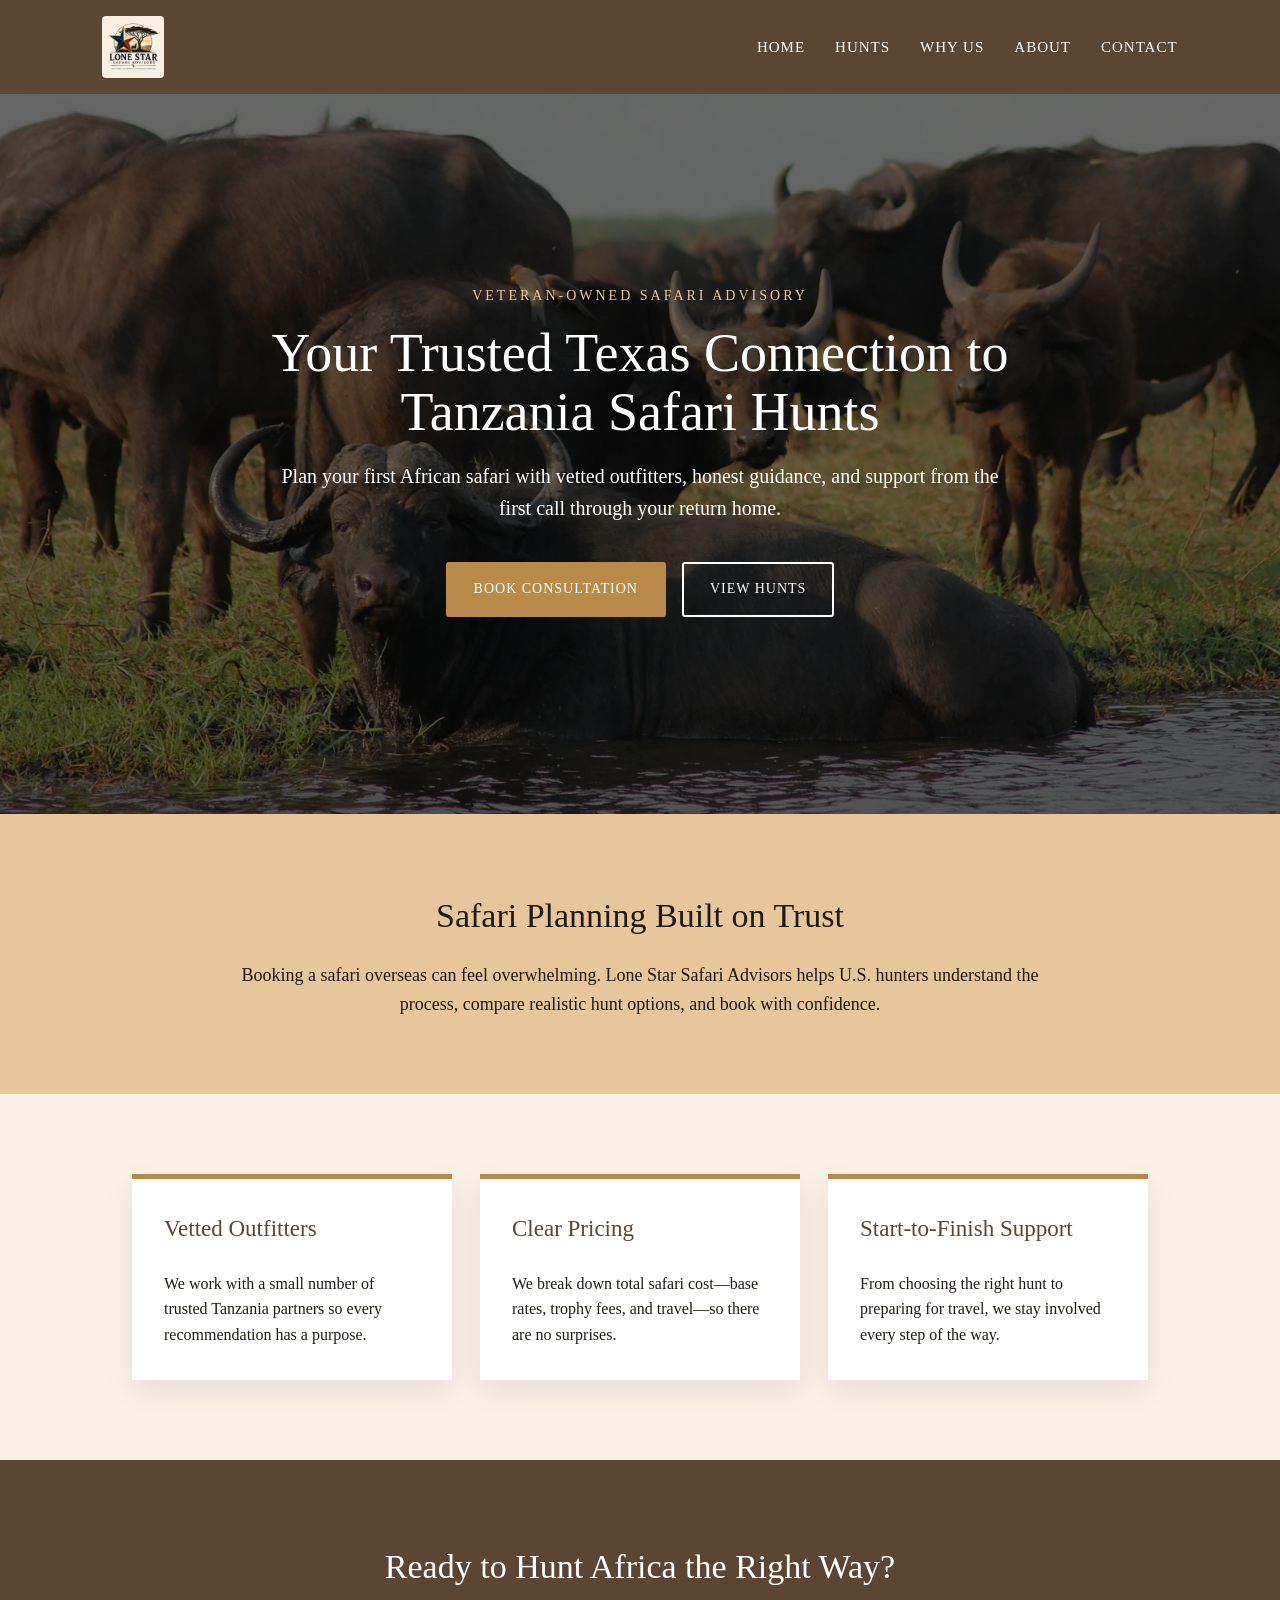
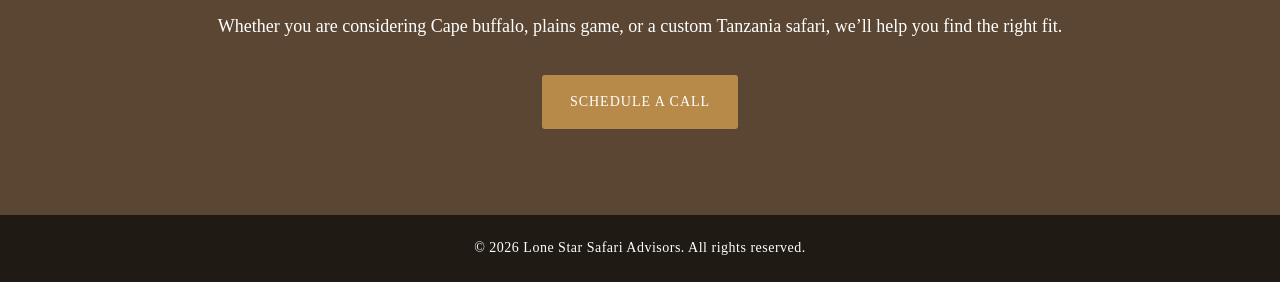
<file: index.html>
<!DOCTYPE html>
<html lang="en">
<head>
  <meta charset="UTF-8">
  <meta name="viewport" content="width=device-width, initial-scale=1.0">
  <title>Lone Star Safari Advisors</title>
  <link rel="icon" type="image/jpeg" href="assets/logo.jpg">

  <style>
    :root {
      --brown: #5A4632;
      --gold: #B88A4A;
      --tan: #E6C79C;
      --cream: #F7F1E6;
      --dark: #1F1A14;
      --white: #ffffff;
    }

    * {
      box-sizing: border-box;
    }

    body {
      margin: 0;
      font-family: Georgia, "Times New Roman", serif;
      background: var(--cream);
      color: var(--dark);
      line-height: 1.6;
    }

    nav {
      background: var(--brown);
      padding: 16px 8%;
      display: flex;
      align-items: center;
      justify-content: space-between;
      box-shadow: 0 4px 18px rgba(0,0,0,0.18);
    }

    nav img {
      height: 62px;
      border-radius: 4px;
    }

    nav a {
      color: var(--white);
      text-decoration: none;
      margin-left: 26px;
      font-size: 15px;
      letter-spacing: 1px;
      text-transform: uppercase;
    }

    nav a:hover {
      color: var(--tan);
    }

    .hero {
      min-height: 720px;
      display: flex;
      align-items: center;
      justify-content: center;
      text-align: center;
      color: var(--white);
      padding: 40px 20px;
      background:
        linear-gradient(rgba(0,0,0,0.58), rgba(0,0,0,0.62)),
        url('assets/cape-buffalo-hero.webp');
      background-size: cover;
      background-position: center;
    }

    .hero-content {
      max-width: 880px;
    }

    .eyebrow {
      color: var(--tan);
      text-transform: uppercase;
      letter-spacing: 3px;
      font-size: 14px;
      margin-bottom: 16px;
    }

    h1 {
      font-size: 54px;
      line-height: 1.1;
      margin: 0 0 18px;
      font-weight: normal;
    }

    .hero p {
      font-size: 20px;
      max-width: 720px;
      margin: 0 auto 32px;
    }

    .btn {
      display: inline-block;
      padding: 14px 26px;
      text-decoration: none;
      border-radius: 3px;
      font-size: 14px;
      letter-spacing: 1px;
      text-transform: uppercase;
      margin: 6px;
    }

    .btn-primary {
      background: var(--gold);
      color: var(--white);
      border: 2px solid var(--gold);
    }

    .btn-secondary {
      color: var(--white);
      border: 2px solid var(--white);
    }

    .btn:hover {
      opacity: 0.88;
    }

    .intro {
      background: var(--tan);
      padding: 75px 20px;
      text-align: center;
    }

    .intro div,
    .cta div {
      max-width: 850px;
      margin: auto;
    }

    h2 {
      font-size: 34px;
      font-weight: normal;
      margin: 0 0 18px;
    }

    .intro p,
    .cta p {
      font-size: 18px;
      margin: 0;
    }

    .cards-section {
      padding: 80px 20px;
      background: var(--cream);
    }

    .cards {
      display: flex;
      flex-wrap: wrap;
      justify-content: center;
      gap: 28px;
      max-width: 1150px;
      margin: auto;
    }

    .card {
      background: var(--white);
      width: 320px;
      padding: 32px;
      border-top: 5px solid var(--gold);
      box-shadow: 0 10px 28px rgba(0,0,0,0.08);
    }

    .card h3 {
      margin-top: 0;
      font-size: 23px;
      font-weight: normal;
      color: var(--brown);
    }

    .card p {
      margin-bottom: 0;
      font-size: 16px;
    }

    .cta {
      background: var(--brown);
      color: var(--white);
      text-align: center;
      padding: 80px 20px;
    }

    .cta p {
      margin-bottom: 28px;
    }

    footer {
      background: var(--dark);
      color: var(--white);
      text-align: center;
      padding: 22px;
      font-size: 14px;
      letter-spacing: 0.5px;
    }

    @media (max-width: 768px) {
      nav {
        flex-direction: column;
        gap: 15px;
      }

      nav a {
        margin: 0 8px;
        font-size: 13px;
      }

      h1 {
        font-size: 38px;
      }

      .hero {
        min-height: 620px;
      }
    }
  </style>
</head>

<body>

<nav>
  <img src="assets/logo.jpg" alt="Lone Star Safari Advisors Logo">
  <div>
    <a href="index.html">Home</a>
    <a href="hunts.html">Hunts</a>
    <a href="why.html">Why Us</a>
    <a href="about.html">About</a>
    <a href="contact.html">Contact</a>
  </div>
</nav>

<section class="hero">
  <div class="hero-content">
    <div class="eyebrow">Veteran-Owned Safari Advisory</div>
    <h1>Your Trusted Texas Connection to Tanzania Safari Hunts</h1>
    <p>
      Plan your first African safari with vetted outfitters, honest guidance,
      and support from the first call through your return home.
    </p>
    <a href="contact.html" class="btn btn-primary">Book Consultation</a>
    <a href="hunts.html" class="btn btn-secondary">View Hunts</a>
  </div>
</section>

<section class="intro">
  <div>
    <h2>Safari Planning Built on Trust</h2>
    <p>
      Booking a safari overseas can feel overwhelming. Lone Star Safari Advisors helps U.S. hunters understand the process,
      compare realistic hunt options, and book with confidence.
    </p>
  </div>
</section>

<section class="cards-section">
  <div class="cards">
    <div class="card">
      <h3>Vetted Outfitters</h3>
      <p>We work with a small number of trusted Tanzania partners so every recommendation has a purpose.</p>
    </div>

    <div class="card">
      <h3>Clear Pricing</h3>
      <p>We break down total safari cost—base rates, trophy fees, and travel—so there are no surprises.</p>
    </div>

    <div class="card">
      <h3>Start-to-Finish Support</h3>
      <p>From choosing the right hunt to preparing for travel, we stay involved every step of the way.</p>
    </div>
  </div>
</section>

<section class="cta">
  <div>
    <h2>Ready to Hunt Africa the Right Way?</h2>
    <p>
      Whether you are considering Cape buffalo, plains game, or a custom Tanzania safari,
      we’ll help you find the right fit.
    </p>
    <a href="contact.html" class="btn btn-primary">Schedule a Call</a>
  </div>
</section>

<footer>
  © 2026 Lone Star Safari Advisors. All rights reserved.
</footer>

</body>
</html>
</file>
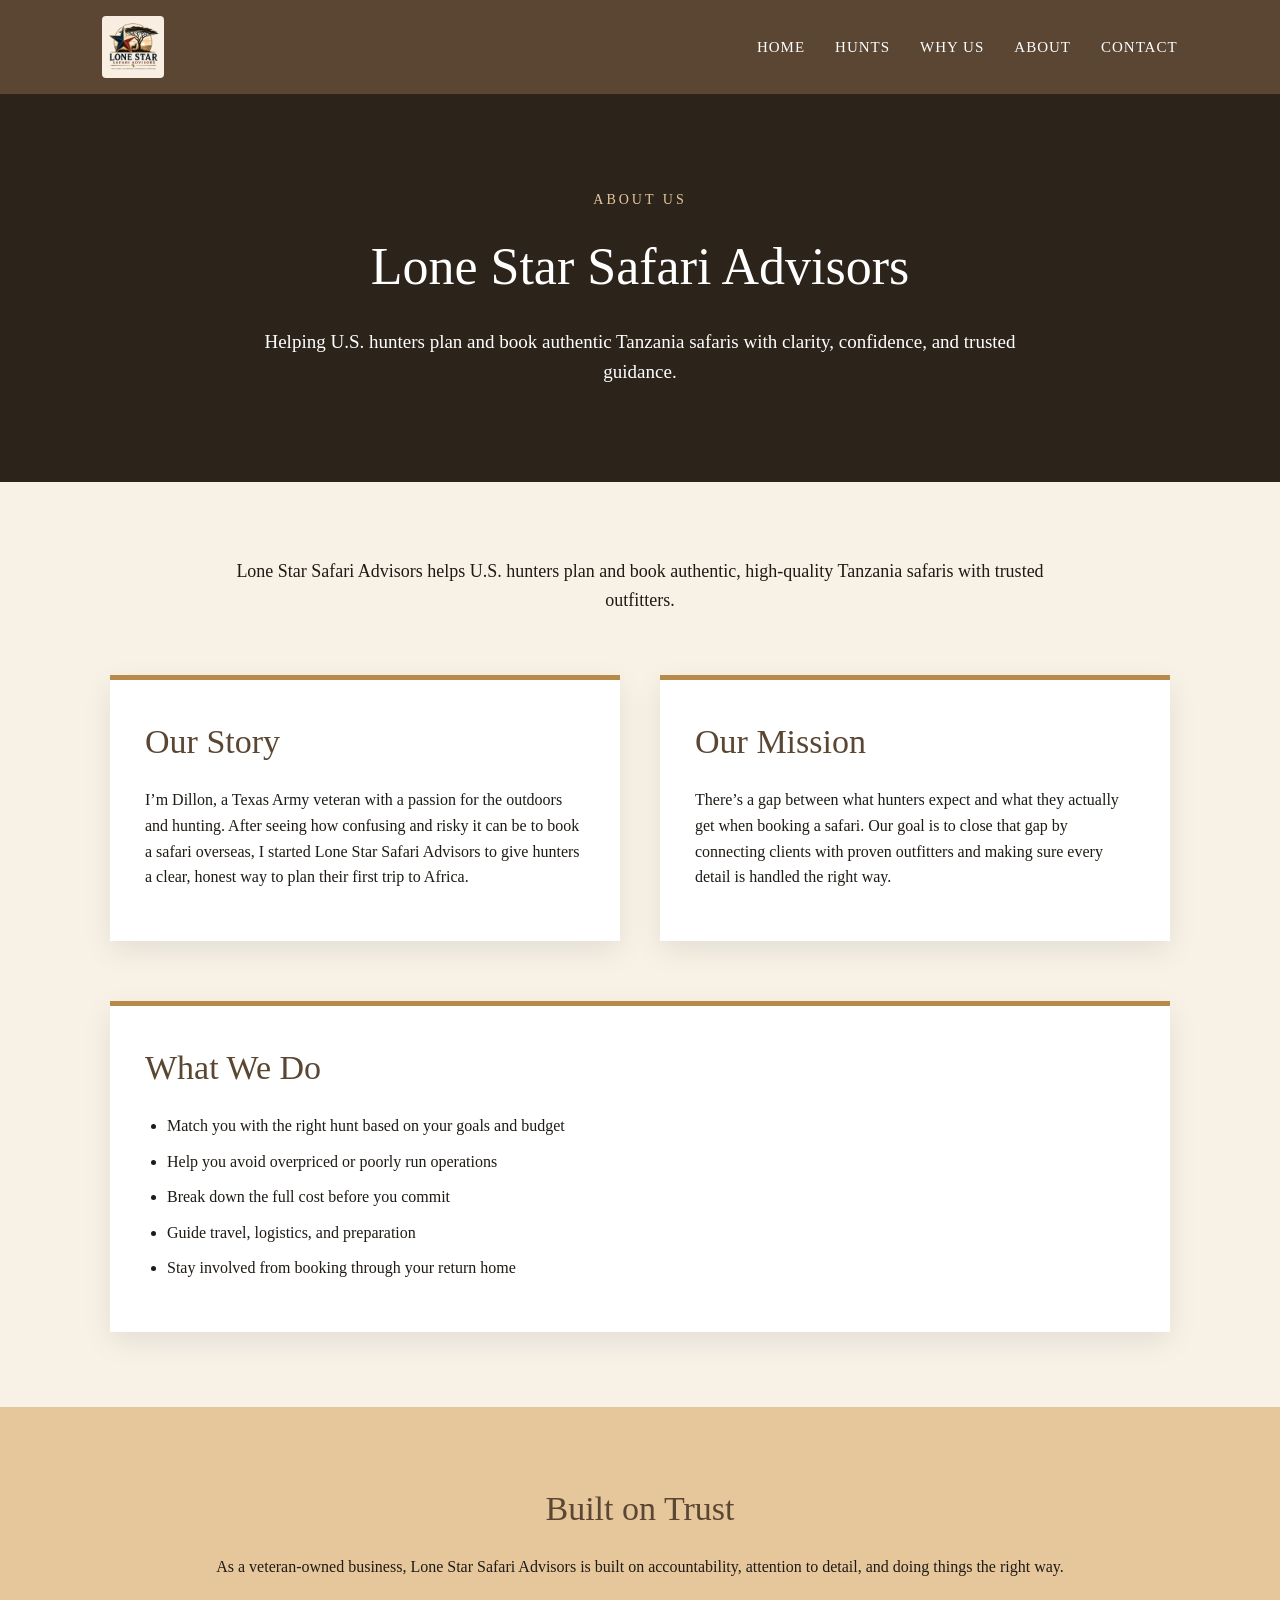
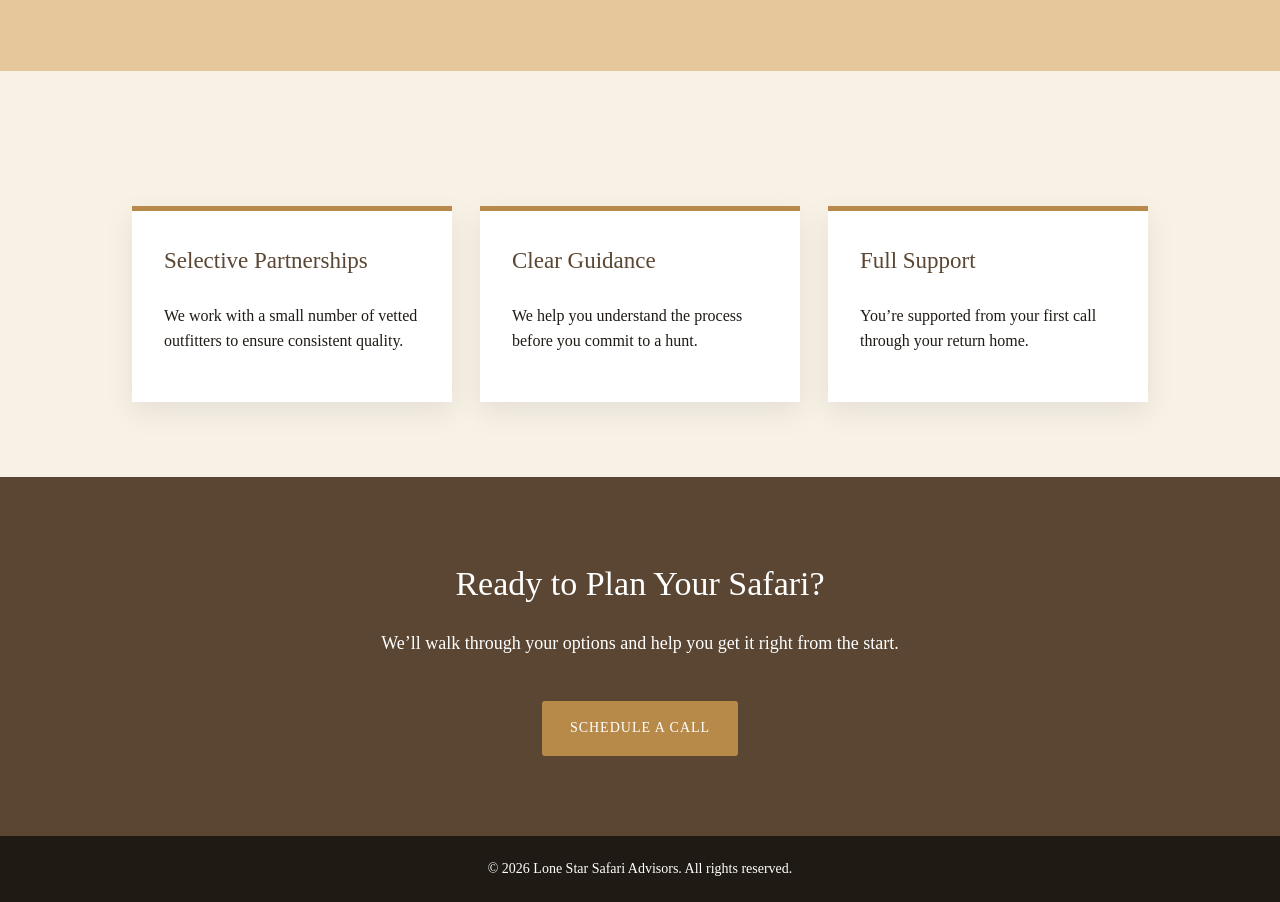
<file: about.html>
<!DOCTYPE html>
<html lang="en">
<head>
  <meta charset="UTF-8">
  <meta name="viewport" content="width=device-width, initial-scale=1.0">
  <title>About | Lone Star Safari Advisors</title>
  <link rel="icon" type="image/jpeg" href="assets/logo.jpg">

  <style>
    :root {
      --brown: #5A4632;
      --gold: #B88A4A;
      --tan: #E6C79C;
      --cream: #F7F1E6;
      --dark: #1F1A14;
      --white: #ffffff;
    }

    * { box-sizing: border-box; }

    body {
      margin: 0;
      font-family: Georgia, "Times New Roman", serif;
      background: var(--cream);
      color: var(--dark);
      line-height: 1.6;
    }

    nav {
      background: var(--brown);
      padding: 16px 8%;
      display: flex;
      align-items: center;
      justify-content: space-between;
      box-shadow: 0 4px 18px rgba(0,0,0,0.18);
    }

    nav img {
      height: 62px;
      border-radius: 4px;
    }

    nav a {
      color: var(--white);
      text-decoration: none;
      margin-left: 26px;
      font-size: 15px;
      letter-spacing: 1px;
      text-transform: uppercase;
    }

    nav a:hover { color: var(--tan); }

    .page-hero {
      background: linear-gradient(rgba(31,26,20,0.78), rgba(31,26,20,0.78)), var(--brown);
      color: var(--white);
      text-align: center;
      padding: 95px 20px;
    }

    .eyebrow {
      color: var(--tan);
      text-transform: uppercase;
      letter-spacing: 3px;
      font-size: 14px;
      margin-bottom: 14px;
    }

    h1 {
      font-size: 52px;
      margin: 0 0 18px;
      font-weight: normal;
    }

    h2 {
      font-size: 34px;
      font-weight: normal;
      margin: 0 0 18px;
      color: var(--brown);
    }

    h3 {
      font-size: 23px;
      font-weight: normal;
      color: var(--brown);
      margin-top: 0;
    }

    .page-hero p {
      max-width: 780px;
      margin: auto;
      font-size: 19px;
    }

    .container {
      max-width: 1100px;
      margin: auto;
      padding: 75px 20px;
    }

    .intro {
      text-align: center;
      max-width: 850px;
      margin: auto;
      font-size: 18px;
    }

    .split {
      display: grid;
      grid-template-columns: 1fr 1fr;
      gap: 40px;
      margin-top: 60px;
    }

    .panel {
      background: var(--white);
      padding: 35px;
      border-top: 5px solid var(--gold);
      box-shadow: 0 10px 28px rgba(0,0,0,0.08);
    }

    ul {
      padding-left: 22px;
    }

    li {
      margin-bottom: 10px;
    }

    .tan-band {
      background: var(--tan);
      padding: 75px 20px;
      text-align: center;
    }

    .tan-band div {
      max-width: 850px;
      margin: auto;
    }

    .feature-row {
      display: flex;
      flex-wrap: wrap;
      justify-content: center;
      gap: 28px;
      margin-top: 60px;
    }

    .feature-card {
      background: var(--white);
      width: 320px;
      padding: 32px;
      border-top: 5px solid var(--gold);
      box-shadow: 0 10px 28px rgba(0,0,0,0.08);
    }

    .cta {
      background: var(--brown);
      color: var(--white);
      text-align: center;
      padding: 80px 20px;
    }

    .cta h2 { color: var(--white); }

    .cta p {
      max-width: 700px;
      margin: 0 auto 25px;
      font-size: 18px;
    }

    .btn {
      display: inline-block;
      padding: 14px 26px;
      text-decoration: none;
      border-radius: 3px;
      font-size: 14px;
      letter-spacing: 1px;
      text-transform: uppercase;
      margin-top: 18px;
    }

    .btn-primary {
      background: var(--gold);
      color: var(--white);
      border: 2px solid var(--gold);
    }

    footer {
      background: var(--dark);
      color: var(--white);
      text-align: center;
      padding: 22px;
      font-size: 14px;
    }

    @media (max-width: 768px) {
      nav {
        flex-direction: column;
        gap: 15px;
      }

      nav a {
        margin: 0 8px;
        font-size: 13px;
      }

      h1 { font-size: 38px; }

      .split {
        grid-template-columns: 1fr;
      }
    }
  </style>
</head>

<body>

<nav>
  <img src="assets/logo.jpg" alt="Logo">
  <div>
    <a href="index.html">Home</a>
    <a href="hunts.html">Hunts</a>
    <a href="why.html">Why Us</a>
    <a href="about.html">About</a>
    <a href="contact.html">Contact</a>
  </div>
</nav>

<section class="page-hero">
  <div class="eyebrow">About Us</div>
  <h1>Lone Star Safari Advisors</h1>
  <p>
    Helping U.S. hunters plan and book authentic Tanzania safaris with clarity, confidence, and trusted guidance.
  </p>
</section>

<section class="container">
  <p class="intro">
    Lone Star Safari Advisors helps U.S. hunters plan and book authentic, high-quality Tanzania safaris with trusted outfitters.
  </p>

  <div class="split">
    <div class="panel">
      <h2>Our Story</h2>
      <p>
        I’m Dillon, a Texas Army veteran with a passion for the outdoors and hunting. After seeing how confusing and risky it can be to book a safari overseas, I started Lone Star Safari Advisors to give hunters a clear, honest way to plan their first trip to Africa.
      </p>
    </div>

    <div class="panel">
      <h2>Our Mission</h2>
      <p>
        There’s a gap between what hunters expect and what they actually get when booking a safari. Our goal is to close that gap by connecting clients with proven outfitters and making sure every detail is handled the right way.
      </p>
    </div>
  </div>

  <div class="panel" style="margin-top:60px;">
    <h2>What We Do</h2>
    <ul>
      <li>Match you with the right hunt based on your goals and budget</li>
      <li>Help you avoid overpriced or poorly run operations</li>
      <li>Break down the full cost before you commit</li>
      <li>Guide travel, logistics, and preparation</li>
      <li>Stay involved from booking through your return home</li>
    </ul>
  </div>
</section>

<section class="tan-band">
  <div>
    <h2>Built on Trust</h2>
    <p>
      As a veteran-owned business, Lone Star Safari Advisors is built on accountability, attention to detail, and doing things the right way.
    </p>
  </div>
</section>

<section class="container">
  <div class="feature-row">
    <div class="feature-card">
      <h3>Selective Partnerships</h3>
      <p>We work with a small number of vetted outfitters to ensure consistent quality.</p>
    </div>

    <div class="feature-card">
      <h3>Clear Guidance</h3>
      <p>We help you understand the process before you commit to a hunt.</p>
    </div>

    <div class="feature-card">
      <h3>Full Support</h3>
      <p>You’re supported from your first call through your return home.</p>
    </div>
  </div>
</section>

<section class="cta">
  <h2>Ready to Plan Your Safari?</h2>
  <p>We’ll walk through your options and help you get it right from the start.</p>
  <a href="contact.html" class="btn btn-primary">Schedule a Call</a>
</section>

<footer>
  © 2026 Lone Star Safari Advisors. All rights reserved.
</footer>

</body>
</html>
</file>
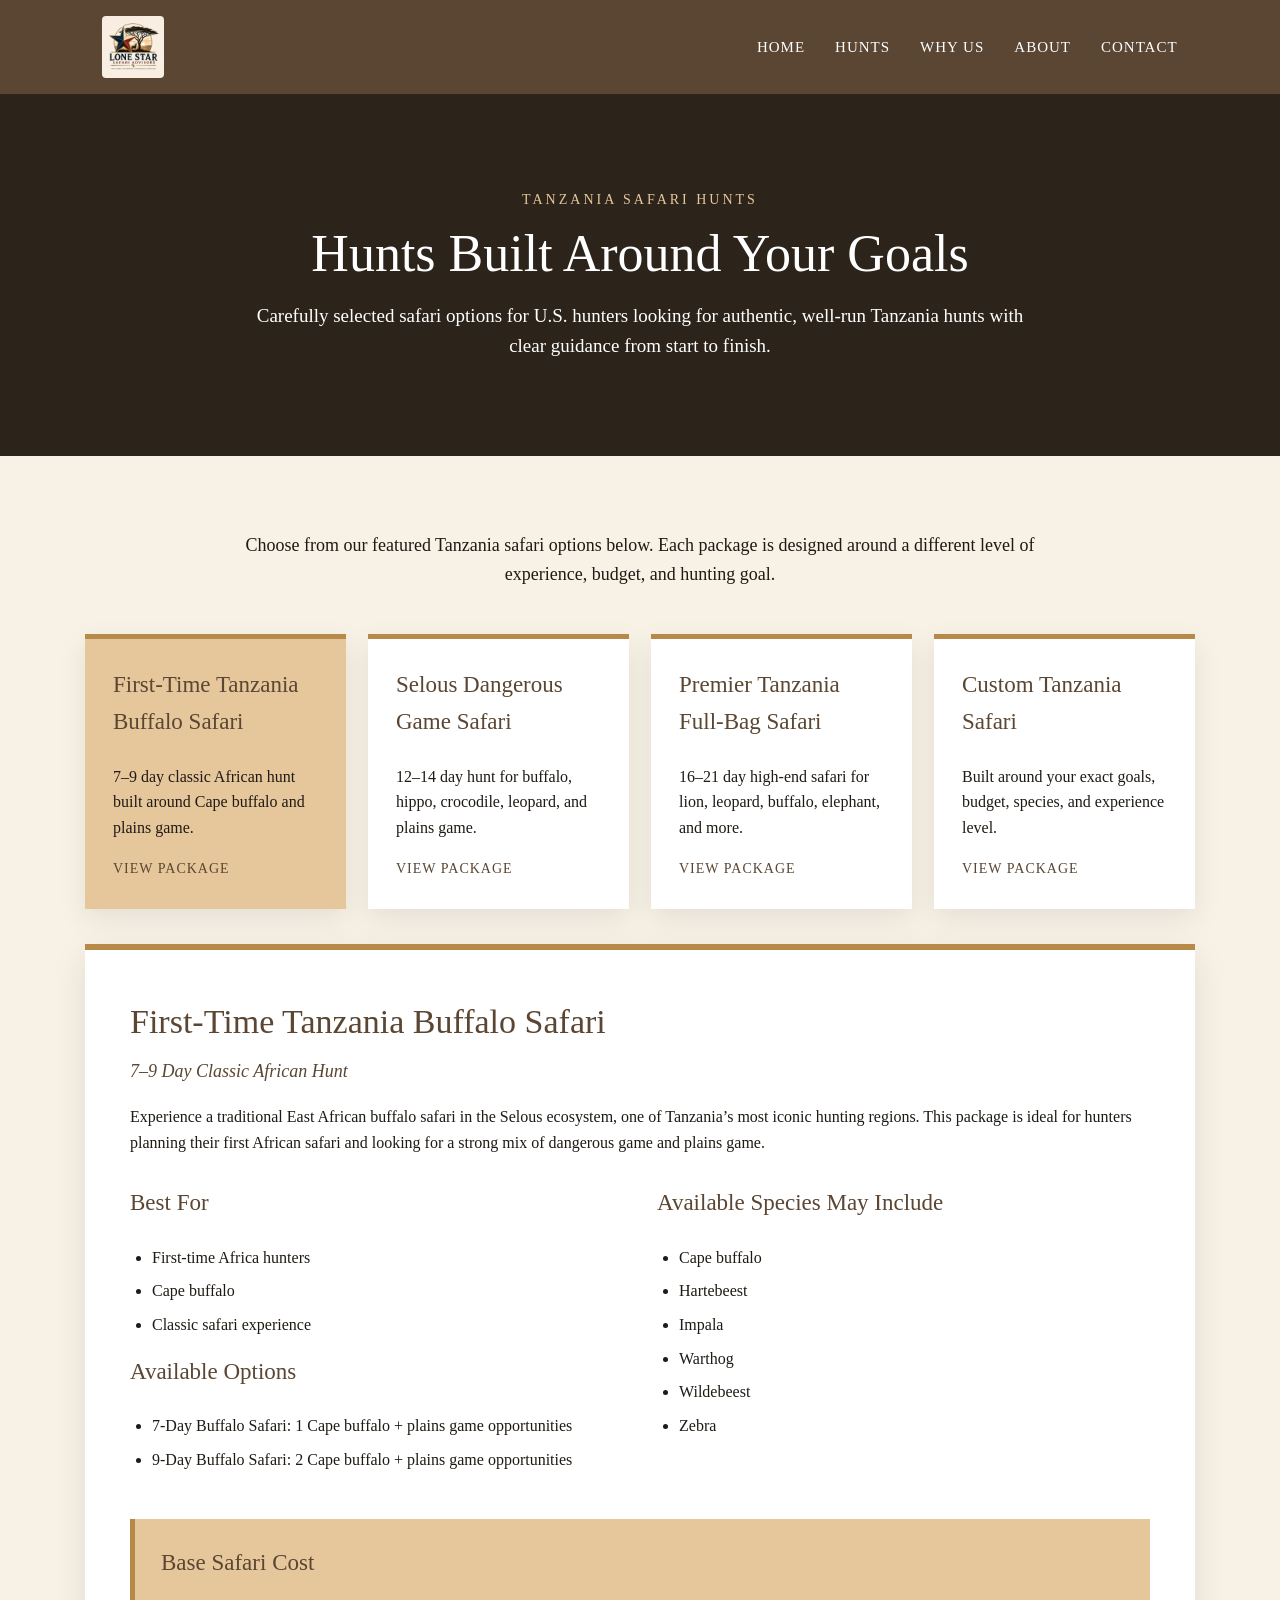
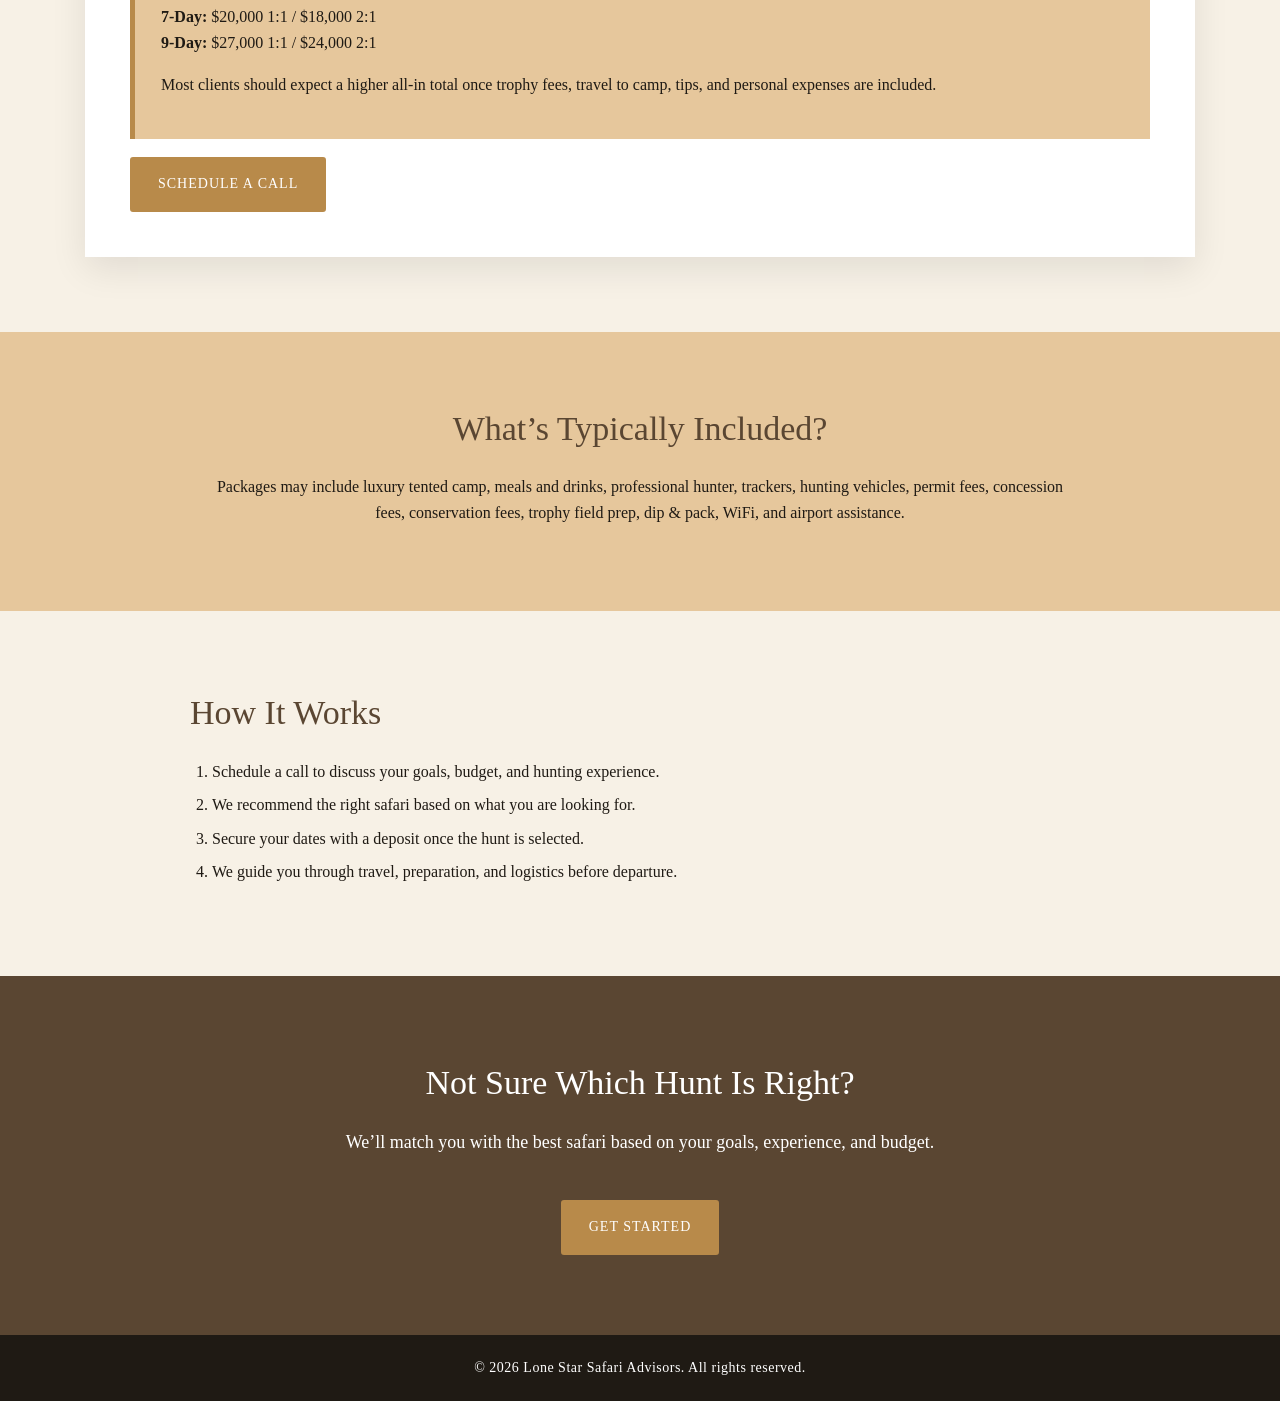
<file: hunts.html>
<!DOCTYPE html>
<html lang="en">
<head>
  <meta charset="UTF-8">
  <meta name="viewport" content="width=device-width, initial-scale=1.0">
  <title>Tanzania Hunts | Lone Star Safari Advisors</title>
  <link rel="icon" type="image/jpeg" href="assets/logo.jpg">

  <style>
    :root {
      --brown: #5A4632;
      --gold: #B88A4A;
      --tan: #E6C79C;
      --cream: #F7F1E6;
      --dark: #1F1A14;
      --white: #ffffff;
    }

    * { box-sizing: border-box; }

    body {
      margin: 0;
      font-family: Georgia, "Times New Roman", serif;
      background: var(--cream);
      color: var(--dark);
      line-height: 1.6;
    }

    nav {
      background: var(--brown);
      padding: 16px 8%;
      display: flex;
      align-items: center;
      justify-content: space-between;
      box-shadow: 0 4px 18px rgba(0,0,0,0.18);
    }

    nav img {
      height: 62px;
      border-radius: 4px;
    }

    nav a {
      color: var(--white);
      text-decoration: none;
      margin-left: 26px;
      font-size: 15px;
      letter-spacing: 1px;
      text-transform: uppercase;
    }

    nav a:hover { color: var(--tan); }

    .page-hero {
      background: linear-gradient(rgba(31,26,20,0.78), rgba(31,26,20,0.78)), var(--brown);
      color: var(--white);
      text-align: center;
      padding: 95px 20px;
    }

    .eyebrow {
      color: var(--tan);
      text-transform: uppercase;
      letter-spacing: 3px;
      font-size: 14px;
      margin-bottom: 14px;
    }

    h1 {
      font-size: 52px;
      line-height: 1.1;
      margin: 0 0 18px;
      font-weight: normal;
    }

    h2 {
      font-size: 34px;
      font-weight: normal;
      margin: 0 0 18px;
      color: var(--brown);
    }

    h3 {
      font-size: 23px;
      font-weight: normal;
      color: var(--brown);
      margin-top: 0;
    }

    .page-hero p {
      max-width: 780px;
      margin: auto;
      font-size: 19px;
    }

    .container {
      max-width: 1150px;
      margin: auto;
      padding: 75px 20px;
    }

    .intro {
      text-align: center;
      max-width: 850px;
      margin: auto;
      font-size: 18px;
    }

    .package-grid {
      display: grid;
      grid-template-columns: repeat(4, 1fr);
      gap: 22px;
      margin-top: 45px;
    }

    .package-card {
      background: var(--white);
      padding: 28px;
      border-top: 5px solid var(--gold);
      box-shadow: 0 10px 28px rgba(0,0,0,0.08);
      cursor: pointer;
      transition: 0.2s ease;
      min-height: 220px;
    }

    .package-card:hover {
      transform: translateY(-4px);
      box-shadow: 0 14px 34px rgba(0,0,0,0.12);
    }

    .package-card.active {
      background: var(--tan);
    }

    .package-card p {
      margin-bottom: 0;
      font-size: 16px;
    }

    .package-card span {
      display: block;
      margin-top: 18px;
      color: var(--brown);
      font-size: 14px;
      text-transform: uppercase;
      letter-spacing: 1px;
    }

    .package-detail {
      display: none;
      background: var(--white);
      margin-top: 35px;
      padding: 45px;
      border-top: 6px solid var(--gold);
      box-shadow: 0 12px 34px rgba(0,0,0,0.09);
    }

    .package-detail.active {
      display: block;
    }

    .package-subtitle {
      color: var(--brown);
      font-size: 18px;
      margin-top: -10px;
    }

    .two-column {
      display: grid;
      grid-template-columns: 1fr 1fr;
      gap: 34px;
      margin-top: 30px;
    }

    ul, ol {
      padding-left: 22px;
    }

    li {
      margin-bottom: 8px;
    }

    .price-box {
      background: var(--tan);
      padding: 26px;
      margin-top: 30px;
      border-left: 5px solid var(--gold);
    }

    .btn {
      display: inline-block;
      padding: 14px 26px;
      text-decoration: none;
      border-radius: 3px;
      font-size: 14px;
      letter-spacing: 1px;
      text-transform: uppercase;
      margin-top: 18px;
    }

    .btn-primary {
      background: var(--gold);
      color: var(--white);
      border: 2px solid var(--gold);
    }

    .btn:hover { opacity: 0.88; }

    .info-section {
      background: var(--tan);
      padding: 70px 20px;
      text-align: center;
    }

    .info-section div {
      max-width: 850px;
      margin: auto;
    }

    .steps {
      background: var(--cream);
      padding: 75px 20px;
    }

    .steps-inner {
      max-width: 900px;
      margin: auto;
    }

    .cta {
      background: var(--brown);
      color: var(--white);
      text-align: center;
      padding: 80px 20px;
    }

    .cta h2 { color: var(--white); }

    .cta p {
      max-width: 700px;
      margin: 0 auto 25px;
      font-size: 18px;
    }

    footer {
      background: var(--dark);
      color: var(--white);
      text-align: center;
      padding: 22px;
      font-size: 14px;
      letter-spacing: 0.5px;
    }

    @media (max-width: 1000px) {
      .package-grid {
        grid-template-columns: repeat(2, 1fr);
      }
    }

    @media (max-width: 768px) {
      nav {
        flex-direction: column;
        gap: 15px;
      }

      nav a {
        margin: 0 8px;
        font-size: 13px;
      }

      h1 { font-size: 38px; }

      .package-grid {
        grid-template-columns: 1fr;
      }

      .two-column {
        grid-template-columns: 1fr;
      }

      .package-detail {
        padding: 30px;
      }
    }
  </style>
</head>

<body>

<nav>
  <img src="assets/logo.jpg" alt="Lone Star Safari Advisors Logo">
  <div>
    <a href="index.html">Home</a>
    <a href="hunts.html">Hunts</a>
    <a href="why.html">Why Us</a>
    <a href="about.html">About</a>
    <a href="contact.html">Contact</a>
  </div>
</nav>

<section class="page-hero">
  <div class="eyebrow">Tanzania Safari Hunts</div>
  <h1>Hunts Built Around Your Goals</h1>
  <p>
    Carefully selected safari options for U.S. hunters looking for authentic, well-run Tanzania hunts with clear guidance from start to finish.
  </p>
</section>

<section class="container">
  <p class="intro">
    Choose from our featured Tanzania safari options below. Each package is designed around a different level of experience, budget, and hunting goal.
  </p>

  <div class="package-grid">
    <div class="package-card active" onclick="showPackage('buffalo', this)">
      <h3>First-Time Tanzania Buffalo Safari</h3>
      <p>7–9 day classic African hunt built around Cape buffalo and plains game.</p>
      <span>View Package</span>
    </div>

    <div class="package-card" onclick="showPackage('dangerous', this)">
      <h3>Selous Dangerous Game Safari</h3>
      <p>12–14 day hunt for buffalo, hippo, crocodile, leopard, and plains game.</p>
      <span>View Package</span>
    </div>

    <div class="package-card" onclick="showPackage('fullbag', this)">
      <h3>Premier Tanzania Full-Bag Safari</h3>
      <p>16–21 day high-end safari for lion, leopard, buffalo, elephant, and more.</p>
      <span>View Package</span>
    </div>

    <div class="package-card" onclick="showPackage('custom', this)">
      <h3>Custom Tanzania Safari</h3>
      <p>Built around your exact goals, budget, species, and experience level.</p>
      <span>View Package</span>
    </div>
  </div>

  <div id="buffalo" class="package-detail active">
    <h2>First-Time Tanzania Buffalo Safari</h2>
    <p class="package-subtitle"><em>7–9 Day Classic African Hunt</em></p>

    <p>
      Experience a traditional East African buffalo safari in the Selous ecosystem, one of Tanzania’s most iconic hunting regions.
      This package is ideal for hunters planning their first African safari and looking for a strong mix of dangerous game and plains game.
    </p>

    <div class="two-column">
      <div>
        <h3>Best For</h3>
        <ul>
          <li>First-time Africa hunters</li>
          <li>Cape buffalo</li>
          <li>Classic safari experience</li>
        </ul>

        <h3>Available Options</h3>
        <ul>
          <li>7-Day Buffalo Safari: 1 Cape buffalo + plains game opportunities</li>
          <li>9-Day Buffalo Safari: 2 Cape buffalo + plains game opportunities</li>
        </ul>
      </div>

      <div>
        <h3>Available Species May Include</h3>
        <ul>
          <li>Cape buffalo</li>
          <li>Hartebeest</li>
          <li>Impala</li>
          <li>Warthog</li>
          <li>Wildebeest</li>
          <li>Zebra</li>
        </ul>
      </div>
    </div>

    <div class="price-box">
      <h3>Base Safari Cost</h3>
      <p>
        <strong>7-Day:</strong> $20,000 1:1 / $18,000 2:1<br>
        <strong>9-Day:</strong> $27,000 1:1 / $24,000 2:1
      </p>
      <p>
        Most clients should expect a higher all-in total once trophy fees, travel to camp, tips, and personal expenses are included.
      </p>
    </div>

    <a href="contact.html" class="btn btn-primary">Schedule a Call</a>
  </div>

  <div id="dangerous" class="package-detail">
    <h2>Selous Dangerous Game Safari</h2>
    <p class="package-subtitle"><em>12–14 Day Buffalo, Hippo, Crocodile & Leopard Hunt</em></p>

    <p>
      This package is designed for hunters wanting a more serious dangerous game experience while still keeping the safari focused and manageable.
      It offers the opportunity to pursue buffalo, hippo, crocodile, and plains game, with the 14-day option adding leopard and a wider species list.
    </p>

    <div class="two-column">
      <div>
        <h3>Best For</h3>
        <ul>
          <li>Experienced hunters</li>
          <li>Dangerous game</li>
          <li>Leopard-focused safari</li>
        </ul>

        <h3>Available Options</h3>
        <ul>
          <li>12-Day Safari: Buffalo, hippo, crocodile, and plains game</li>
          <li>14-Day Safari: Leopard, buffalo, hippo, crocodile, and plains game</li>
        </ul>
      </div>

      <div>
        <h3>Available Species May Include</h3>
        <ul>
          <li>Cape buffalo</li>
          <li>Crocodile</li>
          <li>Hippo</li>
          <li>Leopard</li>
          <li>Kudu</li>
          <li>Sable</li>
          <li>Waterbuck</li>
          <li>Wildebeest</li>
          <li>Zebra</li>
          <li>Warthog</li>
        </ul>
      </div>
    </div>

    <div class="price-box">
      <h3>Base Safari Cost</h3>
      <p>
        <strong>12-Day:</strong> $36,000 1:1 / $32,000 2:1<br>
        <strong>14-Day:</strong> $47,000 1:1
      </p>
      <p>
        Trophy fees are separate and depend on animals taken. Example trophy fees include buffalo, hippo, crocodile, leopard, and kudu.
      </p>
    </div>

    <a href="contact.html" class="btn btn-primary">Inquire About Availability</a>
  </div>

  <div id="fullbag" class="package-detail">
    <h2>Premier Tanzania Full-Bag Safari</h2>
    <p class="package-subtitle"><em>16–21 Day Lion, Leopard, Buffalo & Full Dangerous Game Hunt</em></p>

    <p>
      This is the premium Tanzania safari option for hunters looking for a true once-in-a-lifetime experience.
      These hunts are built around major dangerous game opportunities, including lion, leopard, buffalo, and, on the 21-day package, elephant.
    </p>

    <div class="two-column">
      <div>
        <h3>Best For</h3>
        <ul>
          <li>Ideal for those looking to experience Africa at its highest level</li>
          <li>Serious dangerous game hunters</li>
          <li>Full-bag Tanzania safari experience</li>
        </ul>

        <h3>Available Options</h3>
        <ul>
          <li>16-Day Safari: Lion, leopard, buffalo, and plains game</li>
          <li>21-Day Classic Full-Bag Safari: Lion, leopard, elephant, buffalo, and extensive plains game</li>
        </ul>
      </div>

      <div>
        <h3>Available Species May Include</h3>
        <ul>
          <li>Lion</li>
          <li>Leopard</li>
          <li>Elephant</li>
          <li>Cape buffalo</li>
          <li>Crocodile</li>
          <li>Hippo</li>
          <li>Kudu</li>
          <li>Sable</li>
          <li>Eland</li>
          <li>Plains game</li>
        </ul>
      </div>
    </div>

    <div class="price-box">
      <h3>Base Safari Cost</h3>
      <p>
        <strong>16-Day:</strong> $60,000 1:1 / $55,000 2:1<br>
        <strong>21-Day:</strong> $80,000 1:1 / $73,000 2:1
      </p>
      <p>
        Restrictions may apply on some species for 2:1 hunts. Trophy fees are separate and depend on animals taken.
      </p>
    </div>

    <a href="contact.html" class="btn btn-primary">Request Consultation</a>
  </div>

  <div id="custom" class="package-detail">
    <h2>Custom Tanzania Safari</h2>
    <p class="package-subtitle"><em>Built Around Your Goals</em></p>

    <p>
      Not every hunter fits into a standard package. If you are looking for a specific species, budget range, timeframe, or experience level,
      we can help match you with the right safari and outfitter.
    </p>

    <div class="two-column">
      <div>
        <h3>Best For</h3>
        <ul>
          <li>Hunters with specific species goals</li>
          <li>Clients comparing multiple safari options</li>
          <li>Families or observers joining the hunt</li>
          <li>Those unsure where to start</li>
        </ul>
      </div>

      <div>
        <h3>We Help Build Around</h3>
        <ul>
          <li>Target species</li>
          <li>Desired travel year</li>
          <li>Budget</li>
          <li>Experience level</li>
          <li>Travel logistics</li>
        </ul>
      </div>
    </div>

    <div class="price-box">
      <h3>Custom Planning</h3>
      <p>
        Pricing depends on hunt length, species, outfitter availability, and travel logistics.
        We’ll help you understand realistic options before you commit.
      </p>
    </div>

    <a href="contact.html" class="btn btn-primary">Build My Safari</a>
  </div>
</section>

<section class="info-section">
  <div>
    <h2>What’s Typically Included?</h2>
    <p>
      Packages may include luxury tented camp, meals and drinks, professional hunter, trackers, hunting vehicles,
      permit fees, concession fees, conservation fees, trophy field prep, dip & pack, WiFi, and airport assistance.
    </p>
  </div>
</section>

<section class="steps">
  <div class="steps-inner">
    <h2>How It Works</h2>
    <ol>
      <li>Schedule a call to discuss your goals, budget, and hunting experience.</li>
      <li>We recommend the right safari based on what you are looking for.</li>
      <li>Secure your dates with a deposit once the hunt is selected.</li>
      <li>We guide you through travel, preparation, and logistics before departure.</li>
    </ol>
  </div>
</section>

<section class="cta">
  <h2>Not Sure Which Hunt Is Right?</h2>
  <p>We’ll match you with the best safari based on your goals, experience, and budget.</p>
  <a href="contact.html" class="btn btn-primary">Get Started</a>
</section>

<footer>
  © 2026 Lone Star Safari Advisors. All rights reserved.
</footer>

<script>
  function showPackage(packageId, clickedCard) {
    const packages = document.querySelectorAll('.package-detail');
    const cards = document.querySelectorAll('.package-card');

    packages.forEach(pkg => pkg.classList.remove('active'));
    cards.forEach(card => card.classList.remove('active'));

    document.getElementById(packageId).classList.add('active');
    clickedCard.classList.add('active');
  }
</script>

</body>
</html>
</file>
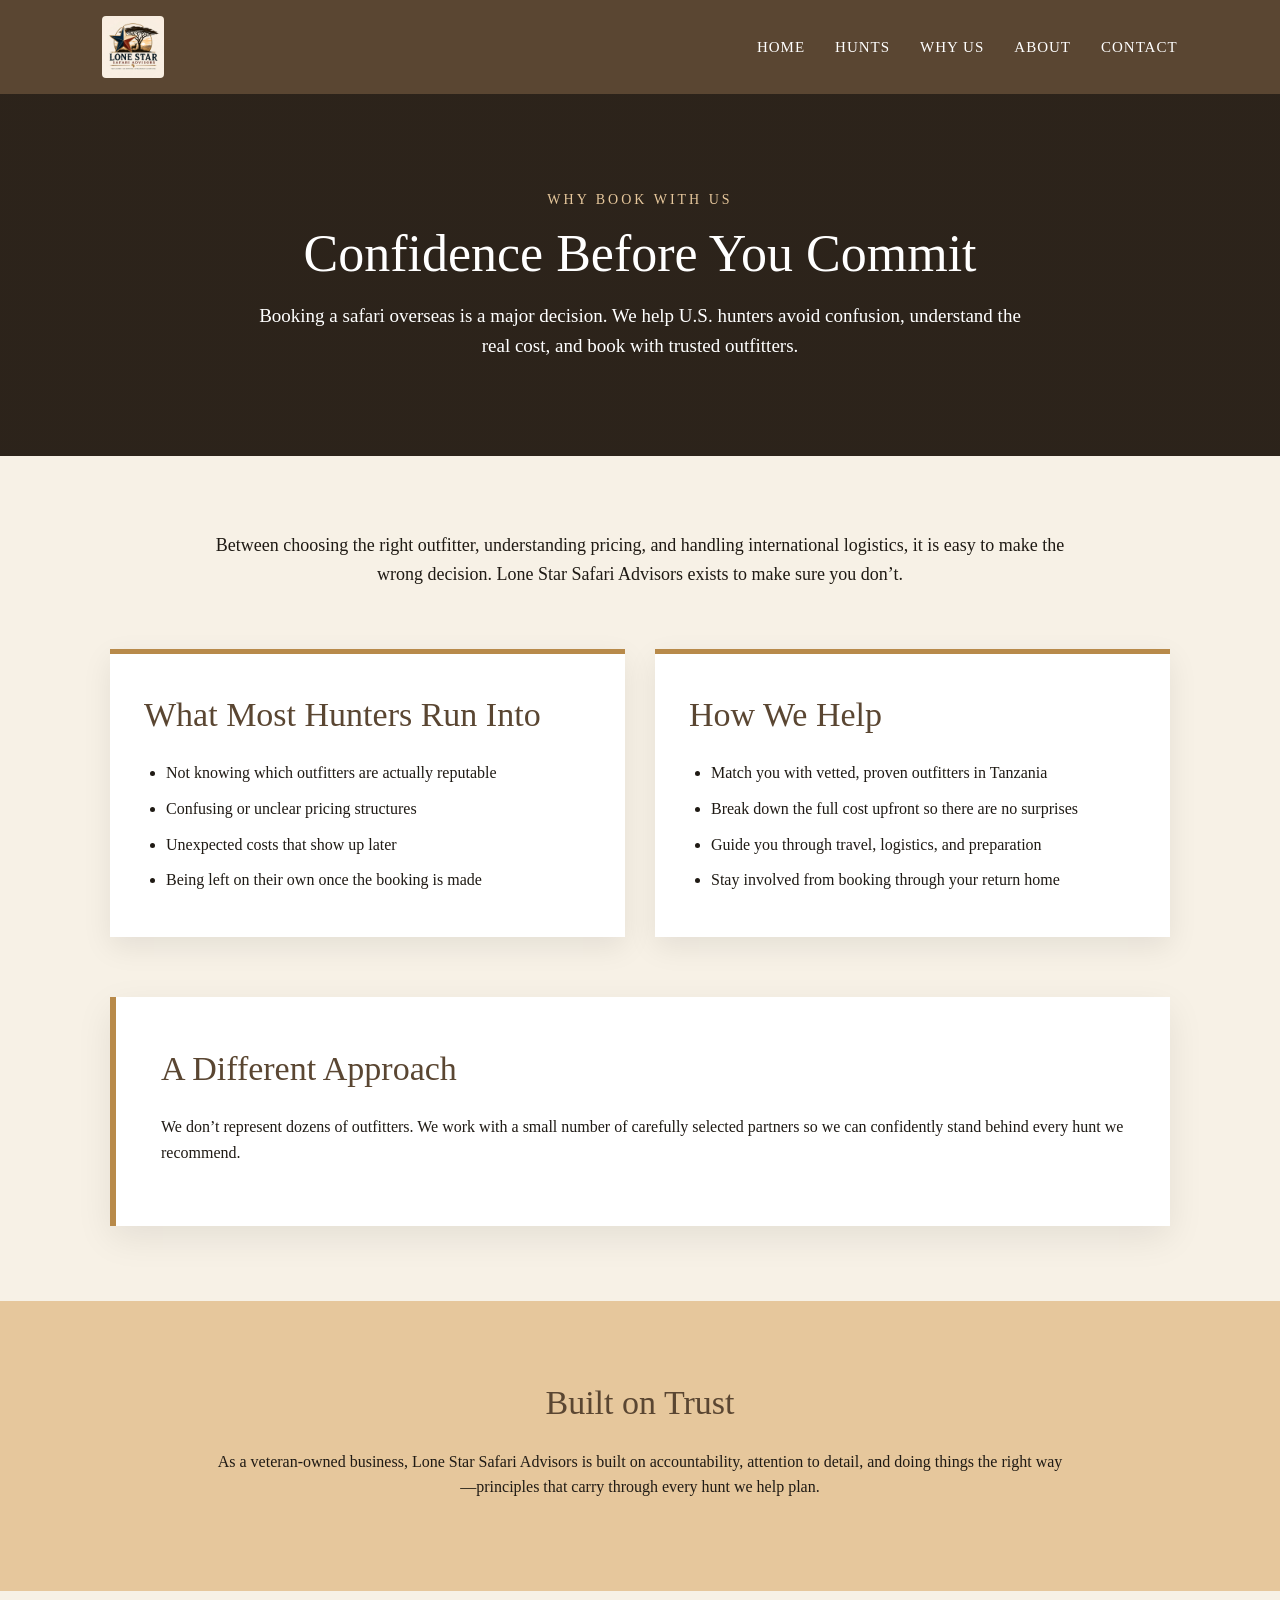
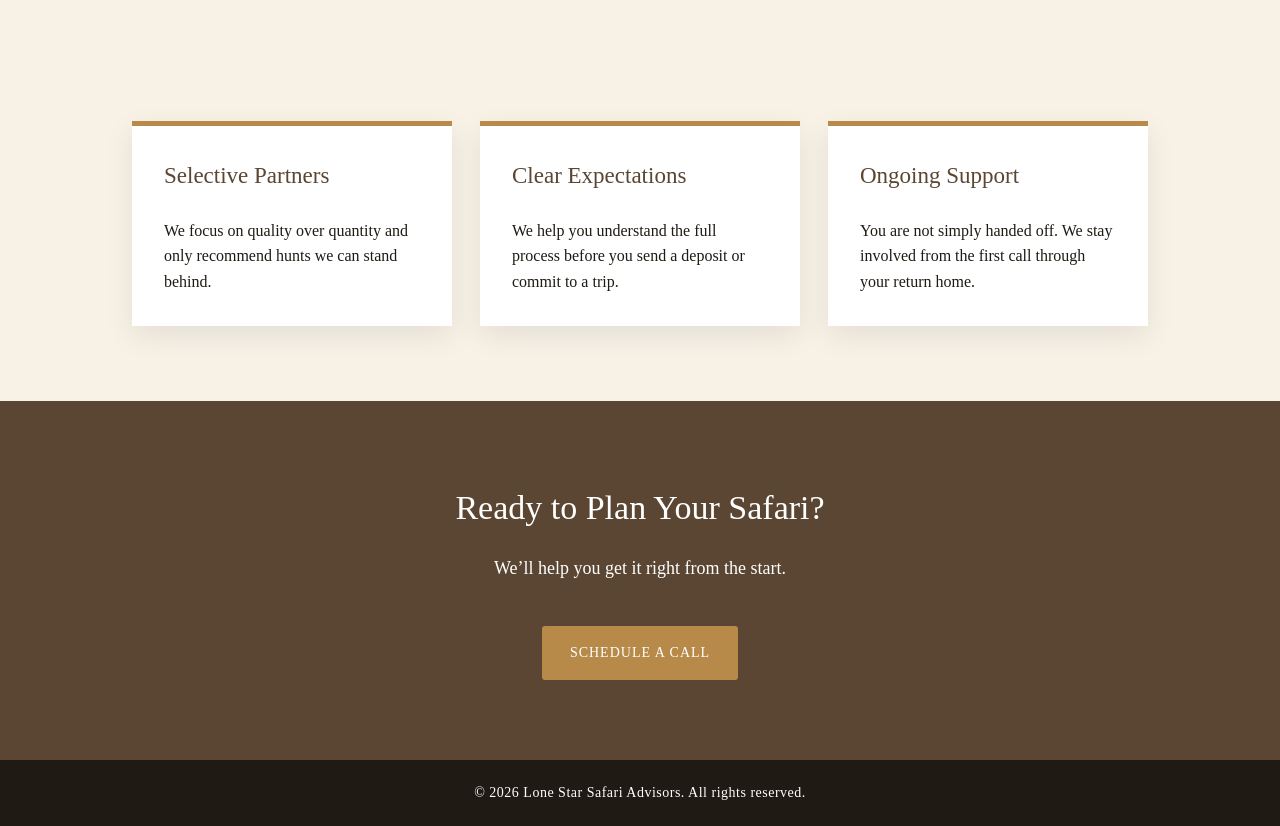
<file: why.html>
<!DOCTYPE html>
<html lang="en">
<head>
  <meta charset="UTF-8">
  <meta name="viewport" content="width=device-width, initial-scale=1.0">
  <title>Why Book With Us | Lone Star Safari Advisors</title>
  <link rel="icon" type="image/jpeg" href="assets/logo.jpg">

  <style>
    :root {
      --brown: #5A4632;
      --gold: #B88A4A;
      --tan: #E6C79C;
      --cream: #F7F1E6;
      --dark: #1F1A14;
      --white: #ffffff;
    }

    * { box-sizing: border-box; }

    body {
      margin: 0;
      font-family: Georgia, "Times New Roman", serif;
      background: var(--cream);
      color: var(--dark);
      line-height: 1.6;
    }

    nav {
      background: var(--brown);
      padding: 16px 8%;
      display: flex;
      align-items: center;
      justify-content: space-between;
      box-shadow: 0 4px 18px rgba(0,0,0,0.18);
    }

    nav img {
      height: 62px;
      border-radius: 4px;
    }

    nav a {
      color: var(--white);
      text-decoration: none;
      margin-left: 26px;
      font-size: 15px;
      letter-spacing: 1px;
      text-transform: uppercase;
    }

    nav a:hover { color: var(--tan); }

    .page-hero {
      background: linear-gradient(rgba(31,26,20,0.78), rgba(31,26,20,0.78)), var(--brown);
      color: var(--white);
      text-align: center;
      padding: 95px 20px;
    }

    .eyebrow {
      color: var(--tan);
      text-transform: uppercase;
      letter-spacing: 3px;
      font-size: 14px;
      margin-bottom: 14px;
    }

    h1 {
      font-size: 52px;
      line-height: 1.1;
      margin: 0 0 18px;
      font-weight: normal;
    }

    h2 {
      font-size: 34px;
      font-weight: normal;
      margin: 0 0 18px;
      color: var(--brown);
    }

    h3 {
      font-size: 23px;
      font-weight: normal;
      color: var(--brown);
      margin-top: 0;
    }

    .page-hero p {
      max-width: 780px;
      margin: auto;
      font-size: 19px;
    }

    .container {
      max-width: 1100px;
      margin: auto;
      padding: 75px 20px;
    }

    .intro {
      max-width: 850px;
      margin: auto;
      text-align: center;
      font-size: 18px;
    }

    .split-section {
      display: grid;
      grid-template-columns: 1fr 1fr;
      gap: 30px;
      margin-top: 60px;
    }

    .panel {
      background: var(--white);
      padding: 34px;
      border-top: 5px solid var(--gold);
      box-shadow: 0 10px 28px rgba(0,0,0,0.08);
    }

    ul {
      padding-left: 22px;
      margin-bottom: 0;
    }

    li {
      margin-bottom: 10px;
    }

    .tan-band {
      background: var(--tan);
      padding: 75px 20px;
      text-align: center;
    }

    .tan-band div {
      max-width: 850px;
      margin: auto;
    }

    .feature-row {
      display: flex;
      flex-wrap: wrap;
      justify-content: center;
      gap: 28px;
      margin-top: 55px;
    }

    .feature-card {
      background: var(--white);
      width: 320px;
      padding: 32px;
      border-top: 5px solid var(--gold);
      box-shadow: 0 10px 28px rgba(0,0,0,0.08);
    }

    .feature-card p {
      margin-bottom: 0;
    }

    .commitment {
      background: var(--white);
      padding: 45px;
      margin-top: 60px;
      border-left: 6px solid var(--gold);
      box-shadow: 0 12px 34px rgba(0,0,0,0.08);
    }

    .cta {
      background: var(--brown);
      color: var(--white);
      text-align: center;
      padding: 80px 20px;
    }

    .cta h2 {
      color: var(--white);
    }

    .cta p {
      max-width: 700px;
      margin: 0 auto 25px;
      font-size: 18px;
    }

    .btn {
      display: inline-block;
      padding: 14px 26px;
      text-decoration: none;
      border-radius: 3px;
      font-size: 14px;
      letter-spacing: 1px;
      text-transform: uppercase;
      margin-top: 18px;
    }

    .btn-primary {
      background: var(--gold);
      color: var(--white);
      border: 2px solid var(--gold);
    }

    .btn:hover {
      opacity: 0.88;
    }

    footer {
      background: var(--dark);
      color: var(--white);
      text-align: center;
      padding: 22px;
      font-size: 14px;
      letter-spacing: 0.5px;
    }

    @media (max-width: 768px) {
      nav {
        flex-direction: column;
        gap: 15px;
      }

      nav a {
        margin: 0 8px;
        font-size: 13px;
      }

      h1 {
        font-size: 38px;
      }

      .split-section {
        grid-template-columns: 1fr;
      }

      .commitment {
        padding: 30px;
      }
    }
  </style>
</head>

<body>

<nav>
  <img src="assets/logo.jpg" alt="Lone Star Safari Advisors Logo">
  <div>
    <a href="index.html">Home</a>
    <a href="hunts.html">Hunts</a>
    <a href="why.html">Why Us</a>
    <a href="about.html">About</a>
    <a href="contact.html">Contact</a>
  </div>
</nav>

<section class="page-hero">
  <div class="eyebrow">Why Book With Us</div>
  <h1>Confidence Before You Commit</h1>
  <p>
    Booking a safari overseas is a major decision. We help U.S. hunters avoid confusion, understand the real cost, and book with trusted outfitters.
  </p>
</section>

<section class="container">
  <p class="intro">
    Between choosing the right outfitter, understanding pricing, and handling international logistics, it is easy to make the wrong decision.
    Lone Star Safari Advisors exists to make sure you don’t.
  </p>

  <div class="split-section">
    <div class="panel">
      <h2>What Most Hunters Run Into</h2>
      <ul>
        <li>Not knowing which outfitters are actually reputable</li>
        <li>Confusing or unclear pricing structures</li>
        <li>Unexpected costs that show up later</li>
        <li>Being left on their own once the booking is made</li>
      </ul>
    </div>

    <div class="panel">
      <h2>How We Help</h2>
      <ul>
        <li>Match you with vetted, proven outfitters in Tanzania</li>
        <li>Break down the full cost upfront so there are no surprises</li>
        <li>Guide you through travel, logistics, and preparation</li>
        <li>Stay involved from booking through your return home</li>
      </ul>
    </div>
  </div>

  <div class="commitment">
    <h2>A Different Approach</h2>
    <p>
      We don’t represent dozens of outfitters. We work with a small number of carefully selected partners so we can confidently stand behind every hunt we recommend.
    </p>
  </div>
</section>

<section class="tan-band">
  <div>
    <h2>Built on Trust</h2>
    <p>
      As a veteran-owned business, Lone Star Safari Advisors is built on accountability, attention to detail, and doing things the right way—principles that carry through every hunt we help plan.
    </p>
  </div>
</section>

<section class="container">
  <div class="feature-row">
    <div class="feature-card">
      <h3>Selective Partners</h3>
      <p>We focus on quality over quantity and only recommend hunts we can stand behind.</p>
    </div>

    <div class="feature-card">
      <h3>Clear Expectations</h3>
      <p>We help you understand the full process before you send a deposit or commit to a trip.</p>
    </div>

    <div class="feature-card">
      <h3>Ongoing Support</h3>
      <p>You are not simply handed off. We stay involved from the first call through your return home.</p>
    </div>
  </div>
</section>

<section class="cta">
  <h2>Ready to Plan Your Safari?</h2>
  <p>We’ll help you get it right from the start.</p>
  <a href="contact.html" class="btn btn-primary">Schedule a Call</a>
</section>

<footer>
  © 2026 Lone Star Safari Advisors. All rights reserved.
</footer>

</body>
</html>
</file>
